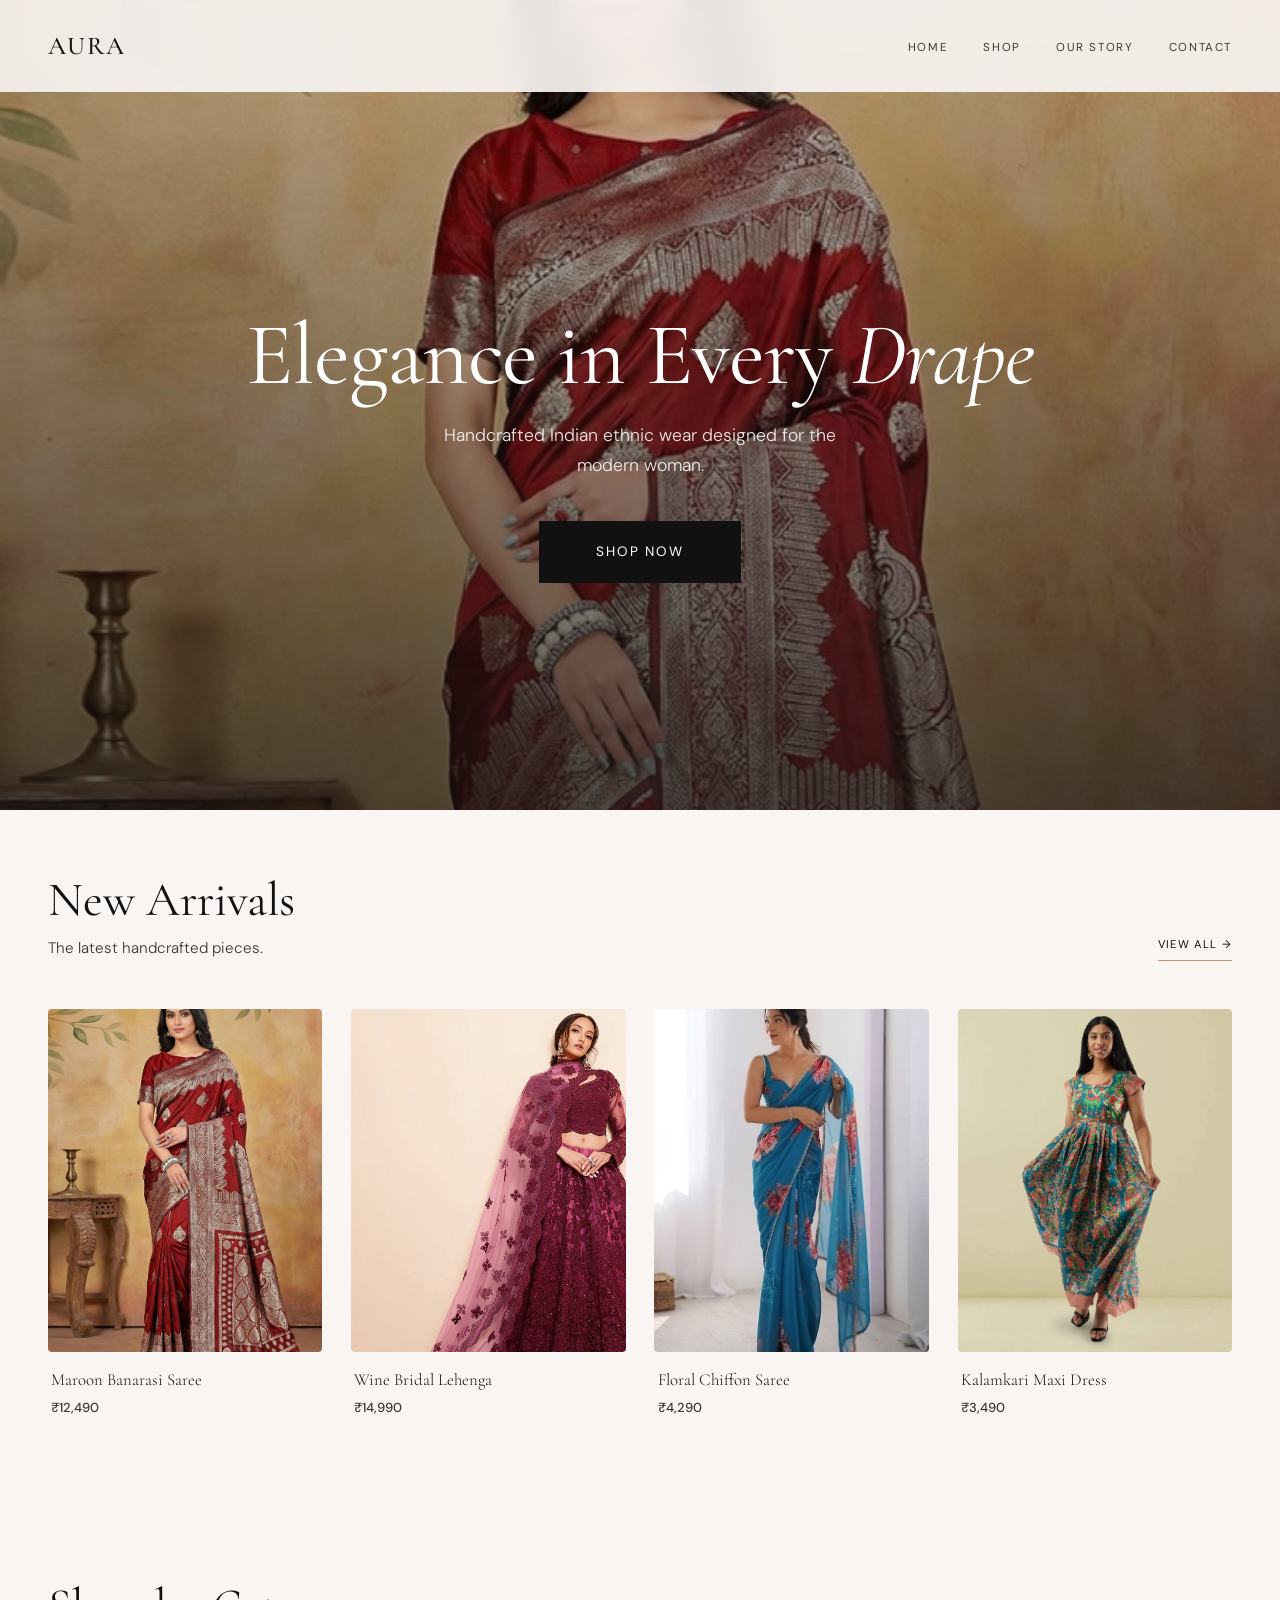
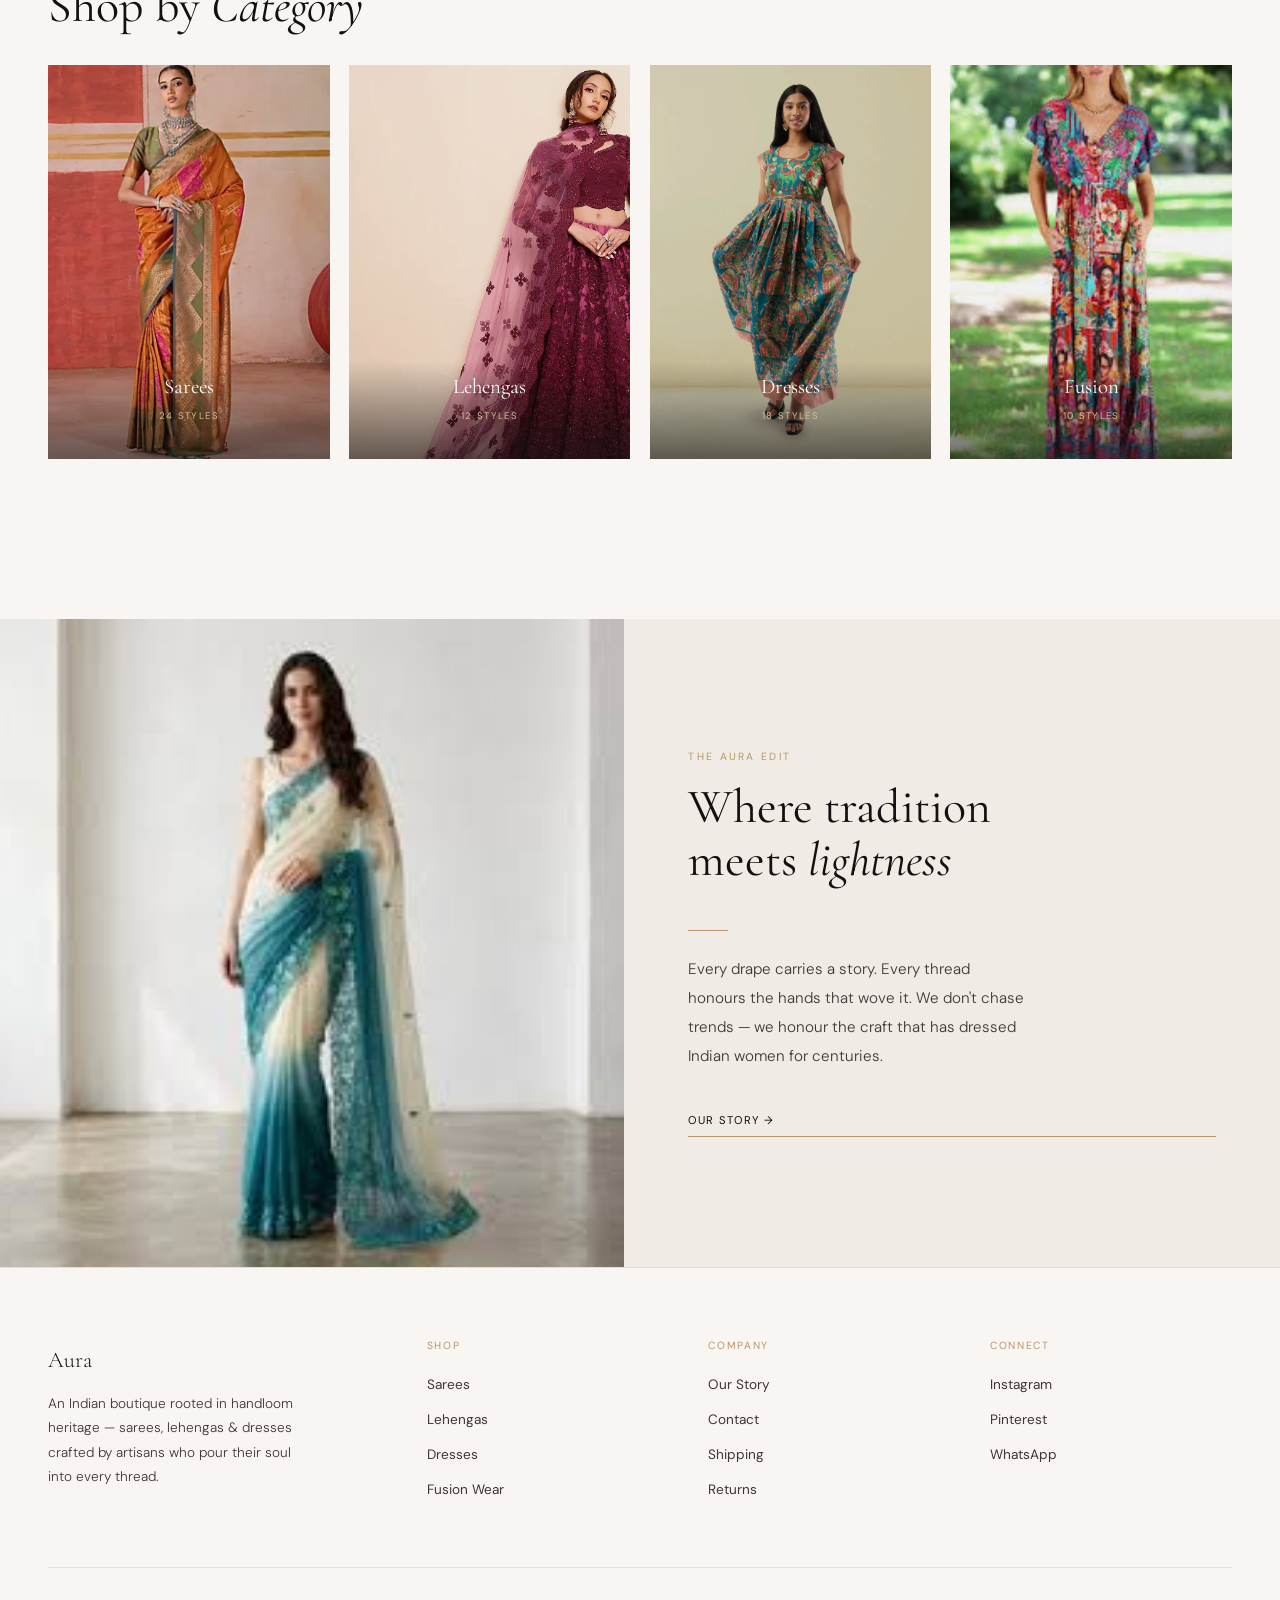
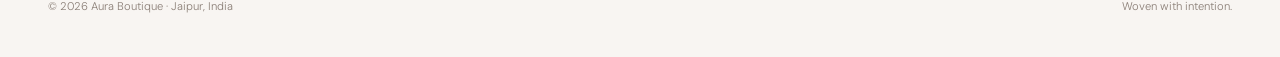
<file: index.html>
<!DOCTYPE html>
<html lang="en">
<head>
  <meta charset="UTF-8">
  <meta name="viewport" content="width=device-width, initial-scale=1.0">
  <title>AURA — Grace in Every Drape</title>
  <meta name="description" content="Aura Boutique — Premium Indian ethnic wear. Handcrafted sarees, lehengas, and dresses designed with soul.">
  <link rel="stylesheet" href="style.css">
</head>
<body>

  <nav class="nav" id="navbar">
    <div class="wrap nav-inner">
      <a href="index.html" class="nav-brand">Aura</a>
      <ul class="nav-links" id="navLinks">
        <li><a href="index.html">Home</a></li>
        <li><a href="products.html">Shop</a></li>
        <li><a href="about.html">Our Story</a></li>
        <li><a href="contact.html">Contact</a></li>
      </ul>
      <div class="burger" id="burger"><span></span><span></span><span></span></div>
    </div>
  </nav>

  <!-- Hero -->
  <section class="hero">
    <div class="hero-img">
      <img src="assets/maroon-saree.jpg" alt="Woman in elegant maroon silk saree with silver embroidery">
      <div class="hero-overlay"></div>
    </div>
    <div class="wrap hero-content">
      <div class="hero-text rv">
        <h1>Elegance in Every <em class="si">Drape</em></h1>
        <p>Handcrafted Indian ethnic wear designed for the modern woman.</p>
        <a href="products.html" class="btn">Shop Now</a>
      </div>
    </div>
  </section>

  <!-- New Arrivals -->
  <section class="sec" style="padding-top: 4rem;">
    <div class="wrap">
      <div class="arr-head rv">
        <div><h2 style="margin-bottom:0.5rem;">New Arrivals</h2><p style="margin:0;">The latest handcrafted pieces.</p></div>
        <a href="products.html" class="btn-line">View All →</a>
      </div>
      <div class="prod-row">
        <a href="product-detail.html" class="prod-card rv">
          <div class="prod-thumb"><img loading="lazy" src="assets/maroon-saree.jpg" alt="Maroon Banarasi Saree"><span class="prod-qv">Quick View</span></div>
          <p class="prod-name">Maroon Banarasi Saree</p><p class="prod-price">₹12,490</p>
        </a>
        <a href="product-detail.html" class="prod-card rv rv-d1">
          <div class="prod-thumb"><img loading="lazy" src="assets/wine-lehenga.png" alt="Wine Bridal Lehenga"><span class="prod-qv">Quick View</span></div>
          <p class="prod-name">Wine Bridal Lehenga</p><p class="prod-price">₹14,990</p>
        </a>
        <a href="product-detail.html" class="prod-card rv rv-d2">
          <div class="prod-thumb"><img loading="lazy" src="assets/floral-blue-saree.png" alt="Floral Blue Saree"><span class="prod-qv">Quick View</span></div>
          <p class="prod-name">Floral Chiffon Saree</p><p class="prod-price">₹4,290</p>
        </a>
        <a href="product-detail.html" class="prod-card rv rv-d3">
          <div class="prod-thumb"><img loading="lazy" src="assets/kalamkari-dress.png" alt="Kalamkari Maxi Dress"><span class="prod-qv">Quick View</span></div>
          <p class="prod-name">Kalamkari Maxi Dress</p><p class="prod-price">₹3,490</p>
        </a>
      </div>
    </div>
  </section>

  <!-- Shop by Category -->
  <section class="sec" style="padding-top: 2rem;">
    <div class="wrap">
      <h2 class="rv" style="margin-bottom: 2rem;">Shop by <em class="si">Category</em></h2>
      <div class="cat-grid">
        <a href="products.html" class="cat-card rv">
          <img loading="lazy" src="assets/orange-pink-saree.png" alt="Sarees">
          <div class="cat-info"><h3>Sarees</h3><span>24 Styles</span></div>
        </a>
        <a href="products.html" class="cat-card rv rv-d1">
          <img loading="lazy" src="assets/wine-lehenga.png" alt="Lehengas">
          <div class="cat-info"><h3>Lehengas</h3><span>12 Styles</span></div>
        </a>
        <a href="products.html" class="cat-card rv rv-d2">
          <img loading="lazy" src="assets/kalamkari-dress.png" alt="Ethnic Dresses">
          <div class="cat-info"><h3>Dresses</h3><span>18 Styles</span></div>
        </a>
        <a href="products.html" class="cat-card rv rv-d3">
          <img loading="lazy" src="assets/boho-maxi-dress.png" alt="Fusion Wear">
          <div class="cat-info"><h3>Fusion</h3><span>10 Styles</span></div>
        </a>
      </div>
    </div>
  </section>

  <!-- Editorial -->
  <section class="editorial" style="margin-top: 2rem;">
    <div class="ed-img rv">
      <img loading="lazy" src="assets/white-blue-saree.png" alt="Editorial Indian fashion — white and blue saree">
    </div>
    <div class="ed-text rv rv-d1">
      <span class="label">The Aura Edit</span>
      <h2>Where tradition meets <em class="si">lightness</em></h2>
      <div class="gold-line"></div>
      <p>Every drape carries a story. Every thread honours the hands that wove it. We don't chase trends — we honour the craft that has dressed Indian women for centuries.</p>
      <a href="about.html" class="btn-line">Our Story →</a>
    </div>
  </section>

  <!-- Footer -->
  <footer class="foot">
    <div class="wrap">
      <div class="foot-grid">
        <div><p class="foot-brand">Aura</p><p class="foot-desc">An Indian boutique rooted in handloom heritage — sarees, lehengas & dresses crafted by artisans who pour their soul into every thread.</p></div>
        <div><h4>Shop</h4><ul><li><a href="products.html">Sarees</a></li><li><a href="products.html">Lehengas</a></li><li><a href="products.html">Dresses</a></li><li><a href="products.html">Fusion Wear</a></li></ul></div>
        <div><h4>Company</h4><ul><li><a href="about.html">Our Story</a></li><li><a href="contact.html">Contact</a></li><li><a href="#">Shipping</a></li><li><a href="#">Returns</a></li></ul></div>
        <div><h4>Connect</h4><ul><li><a href="#">Instagram</a></li><li><a href="#">Pinterest</a></li><li><a href="#">WhatsApp</a></li></ul></div>
      </div>
      <div class="foot-bot"><p>&copy; 2026 Aura Boutique · Jaipur, India</p><p>Woven with intention.</p></div>
    </div>
  </footer>
  <script src="script.js"></script>
</body>
</html>
</file>
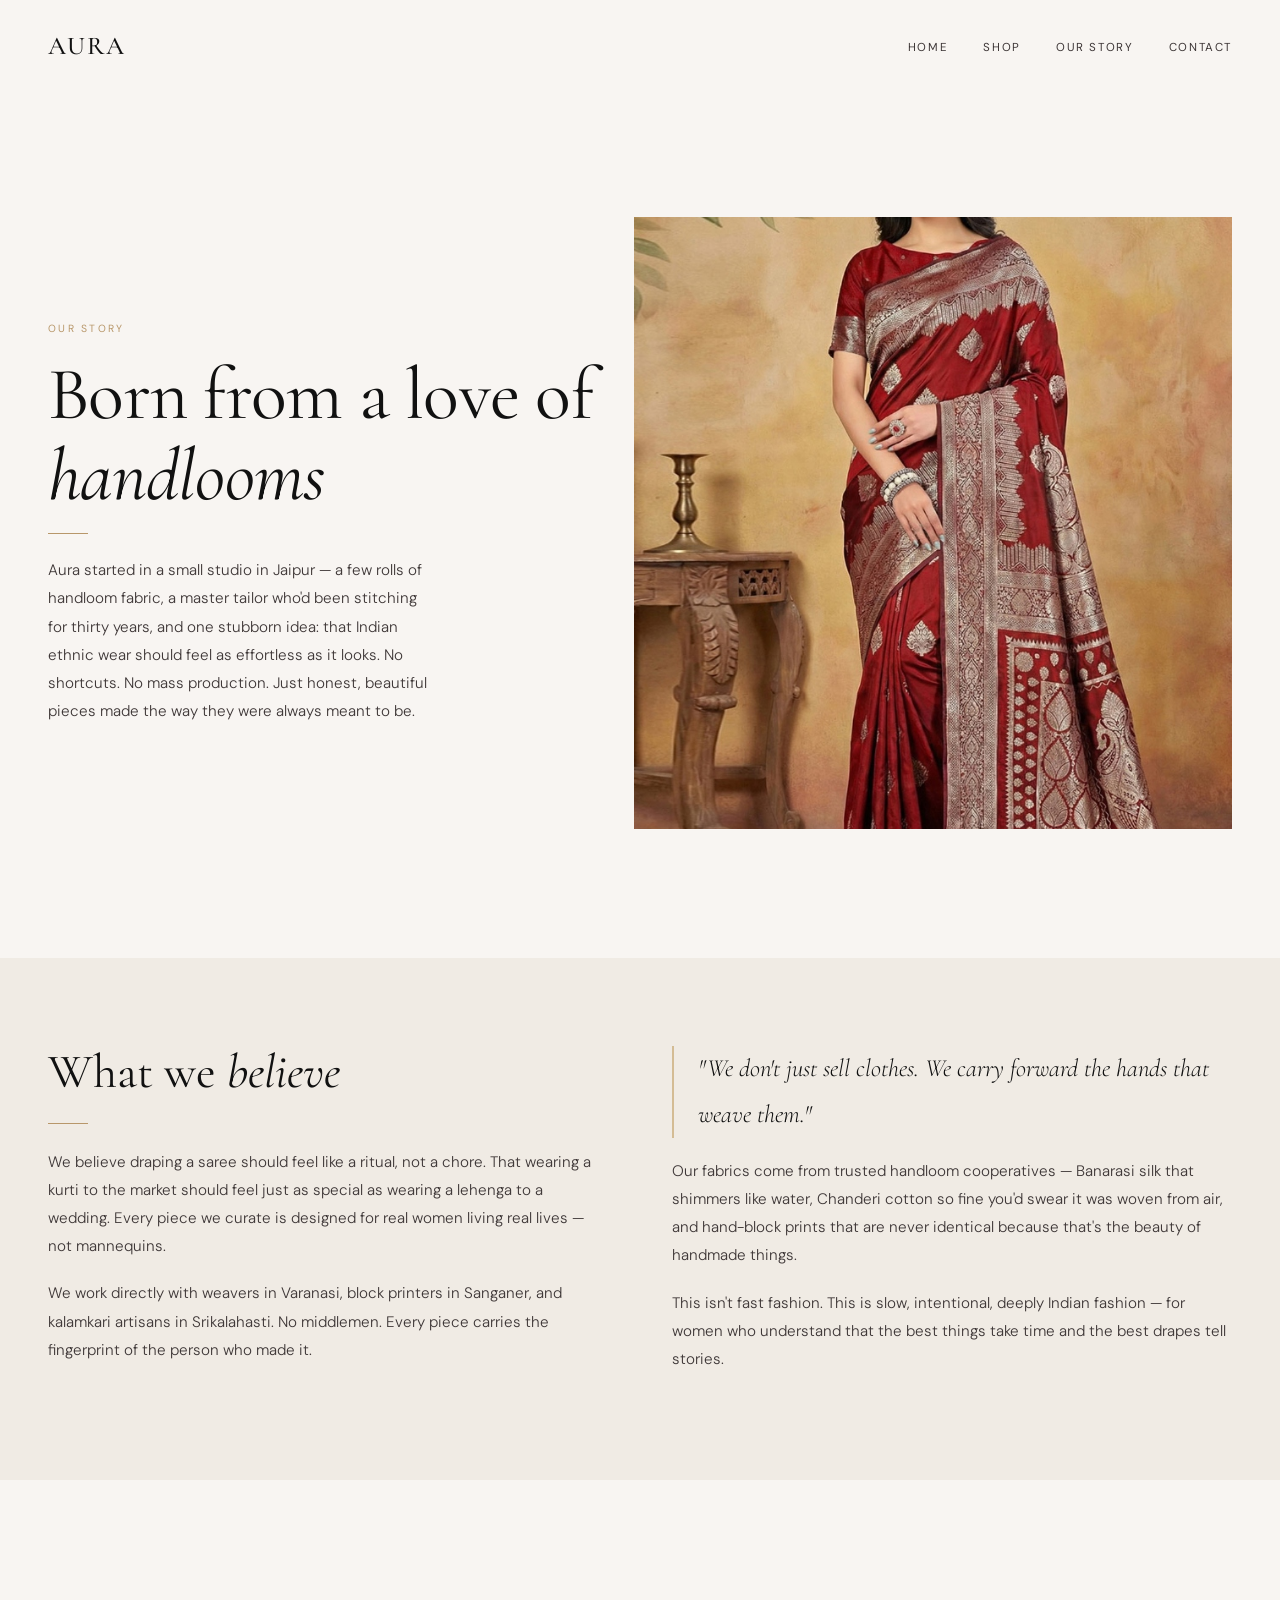
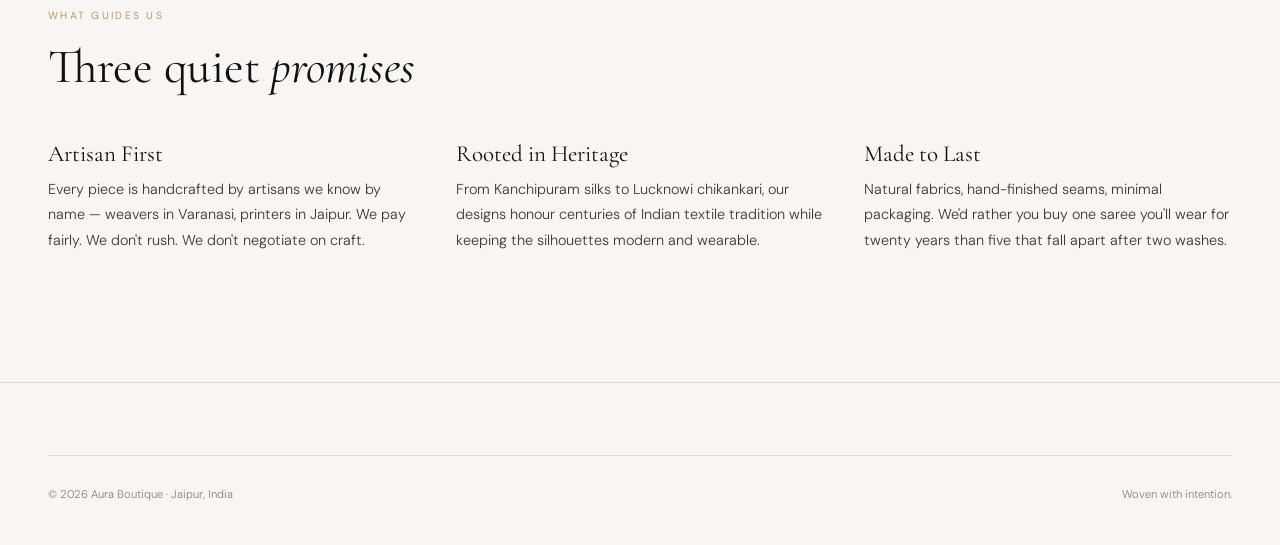
<file: about.html>
<!DOCTYPE html>
<html lang="en">
<head>
  <meta charset="UTF-8">
  <meta name="viewport" content="width=device-width, initial-scale=1.0">
  <title>Our Story — AURA Boutique</title>
  <meta name="description" content="The story behind Aura — born from a love of Indian handlooms, heritage weaves, and the women who wear them.">
  <link rel="stylesheet" href="style.css">
</head>
<body>
  <nav class="nav" id="navbar"><div class="wrap nav-inner"><a href="index.html" class="nav-brand">Aura</a><ul class="nav-links" id="navLinks"><li><a href="index.html">Home</a></li><li><a href="products.html">Shop</a></li><li><a href="about.html">Our Story</a></li><li><a href="contact.html">Contact</a></li></ul><div class="burger" id="burger"><span></span><span></span><span></span></div></div></nav>

  <section class="sec"><div class="wrap"><div class="ab-hero">
    <div class="ab-hero-t rv">
      <span class="label">Our Story</span>
      <h1>Born from a love of <em class="si">handlooms</em></h1>
      <div class="gold-line"></div>
      <p>Aura started in a small studio in Jaipur — a few rolls of handloom fabric, a master tailor who'd been stitching for thirty years, and one stubborn idea: that Indian ethnic wear should feel as effortless as it looks. No shortcuts. No mass production. Just honest, beautiful pieces made the way they were always meant to be.</p>
    </div>
    <div class="ab-hero-i rv rv-d1">
      <img src="assets/maroon-saree.jpg" alt="Aura boutique — handcrafted sarees">
    </div>
  </div></div></section>

  <section class="sec" style="background:var(--cream);padding:5.5rem 0;"><div class="wrap"><div class="ab-story">
    <div class="rv">
      <h2>What we <em class="si">believe</em></h2>
      <div class="gold-line"></div>
      <p>We believe draping a saree should feel like a ritual, not a chore. That wearing a kurti to the market should feel just as special as wearing a lehenga to a wedding. Every piece we curate is designed for real women living real lives — not mannequins.</p>
      <p>We work directly with weavers in Varanasi, block printers in Sanganer, and kalamkari artisans in Srikalahasti. No middlemen. Every piece carries the fingerprint of the person who made it.</p>
    </div>
    <div class="rv rv-d1">
      <p class="ab-quote">"We don't just sell clothes. We carry forward the hands that weave them."</p>
      <p>Our fabrics come from trusted handloom cooperatives — Banarasi silk that shimmers like water, Chanderi cotton so fine you'd swear it was woven from air, and hand-block prints that are never identical because that's the beauty of handmade things.</p>
      <p>This isn't fast fashion. This is slow, intentional, deeply Indian fashion — for women who understand that the best things take time and the best drapes tell stories.</p>
    </div>
  </div></div></section>

  <section class="sec"><div class="wrap">
    <span class="label rv">What Guides Us</span>
    <h2 class="rv" style="margin-bottom:3rem;max-width:380px;">Three quiet <em class="si">promises</em></h2>
    <div class="vals">
      <div class="val rv"><h3>Artisan First</h3><p>Every piece is handcrafted by artisans we know by name — weavers in Varanasi, printers in Jaipur. We pay fairly. We don't rush. We don't negotiate on craft.</p></div>
      <div class="val rv rv-d1"><h3>Rooted in Heritage</h3><p>From Kanchipuram silks to Lucknowi chikankari, our designs honour centuries of Indian textile tradition while keeping the silhouettes modern and wearable.</p></div>
      <div class="val rv rv-d2"><h3>Made to Last</h3><p>Natural fabrics, hand-finished seams, minimal packaging. We'd rather you buy one saree you'll wear for twenty years than five that fall apart after two washes.</p></div>
    </div>
  </div></section>

  <footer class="foot"><div class="wrap"><div class="foot-bot"><p>&copy; 2026 Aura Boutique · Jaipur, India</p><p>Woven with intention.</p></div></div></footer>
  <script src="script.js"></script>
</body>
</html>
</file>
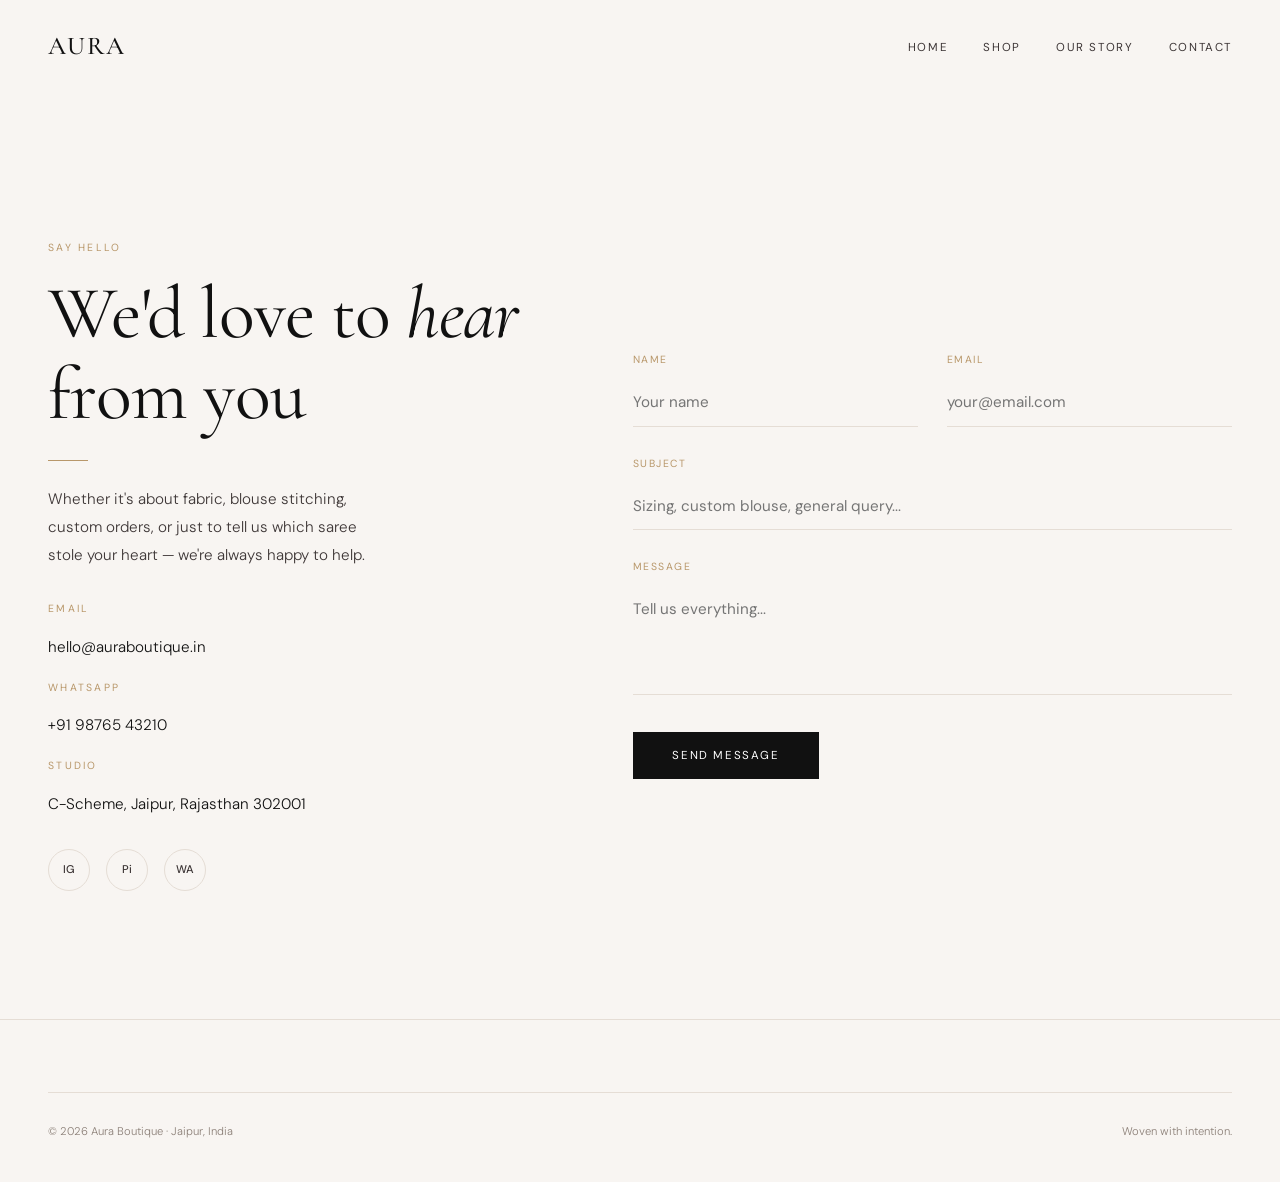
<file: contact.html>
<!DOCTYPE html>
<html lang="en">
<head>
  <meta charset="UTF-8">
  <meta name="viewport" content="width=device-width, initial-scale=1.0">
  <title>Contact — AURA Boutique</title>
  <meta name="description" content="Reach out to Aura Boutique — questions about sarees, sizing, custom orders, or just to say namaste.">
  <link rel="stylesheet" href="style.css">
</head>
<body>
  <nav class="nav" id="navbar"><div class="wrap nav-inner"><a href="index.html" class="nav-brand">Aura</a><ul class="nav-links" id="navLinks"><li><a href="index.html">Home</a></li><li><a href="products.html">Shop</a></li><li><a href="about.html">Our Story</a></li><li><a href="contact.html">Contact</a></li></ul><div class="burger" id="burger"><span></span><span></span><span></span></div></div></nav>

  <section class="sec"><div class="wrap"><div class="ct-lay">
    <div class="ct-info rv">
      <span class="label">Say Hello</span>
      <h1>We'd love to <em class="si">hear</em> from you</h1>
      <div class="gold-line"></div>
      <p>Whether it's about fabric, blouse stitching, custom orders, or just to tell us which saree stole your heart — we're always happy to help.</p>
      <div style="margin-top:2rem;"><span class="label">Email</span><p style="color:var(--text);margin-top:0.2rem;">hello@auraboutique.in</p></div>
      <div style="margin-top:1.2rem;"><span class="label">WhatsApp</span><p style="color:var(--text);margin-top:0.2rem;">+91 98765 43210</p></div>
      <div style="margin-top:1.2rem;"><span class="label">Studio</span><p style="color:var(--text);margin-top:0.2rem;">C-Scheme, Jaipur, Rajasthan 302001</p></div>
      <div class="ct-soc"><a href="#" title="Instagram">IG</a><a href="#" title="Pinterest">Pi</a><a href="#" title="WhatsApp">WA</a></div>
    </div>
    <form class="ct-form rv rv-d1" id="ctForm">
      <div class="f-row">
        <div class="f-grp"><label for="cN">Name</label><input type="text" id="cN" placeholder="Your name" required></div>
        <div class="f-grp"><label for="cE">Email</label><input type="email" id="cE" placeholder="your@email.com" required></div>
      </div>
      <div class="f-grp"><label for="cS">Subject</label><input type="text" id="cS" placeholder="Sizing, custom blouse, general query..."></div>
      <div class="f-grp"><label for="cM">Message</label><textarea id="cM" placeholder="Tell us everything..." required></textarea></div>
      <button type="submit" class="btn" style="align-self:flex-start;">Send Message</button>
    </form>
  </div></div></section>

  <footer class="foot"><div class="wrap"><div class="foot-bot"><p>&copy; 2026 Aura Boutique · Jaipur, India</p><p>Woven with intention.</p></div></div></footer>
  <script src="script.js"></script>
</body>
</html>
</file>
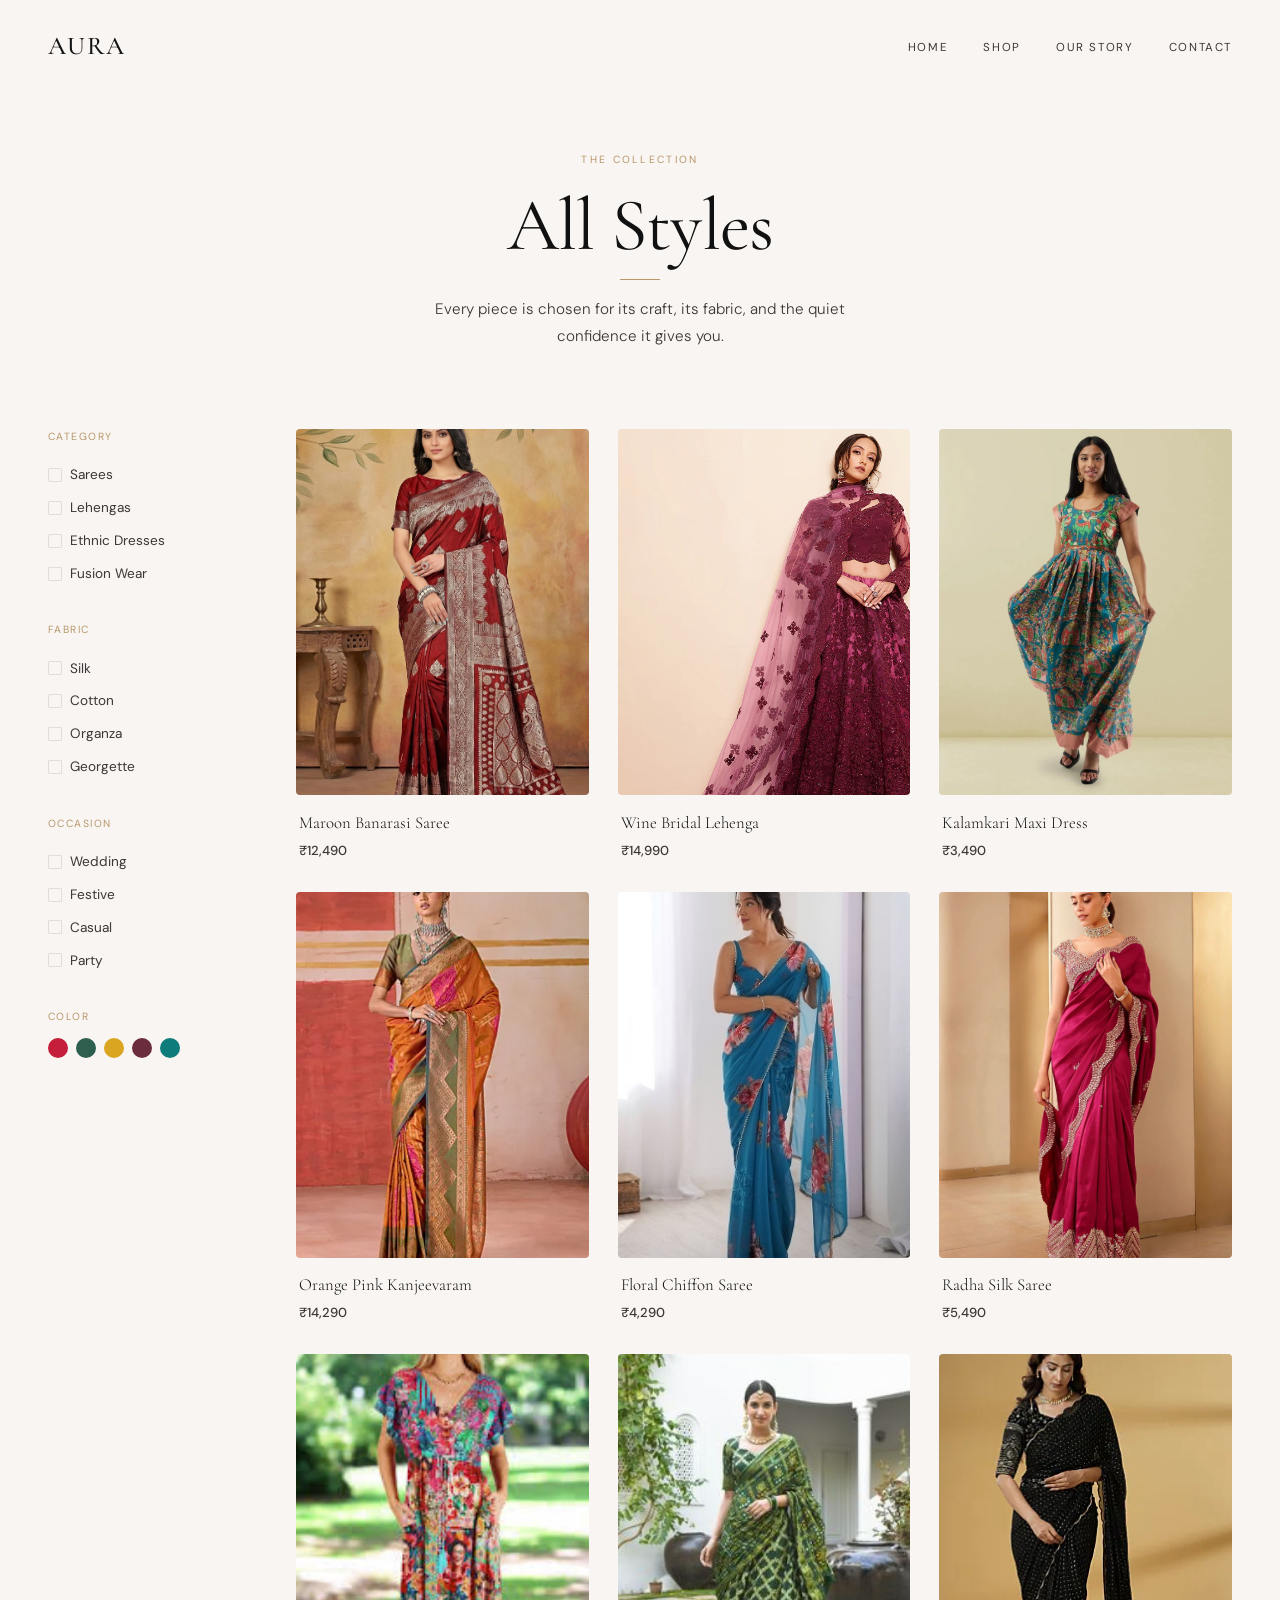
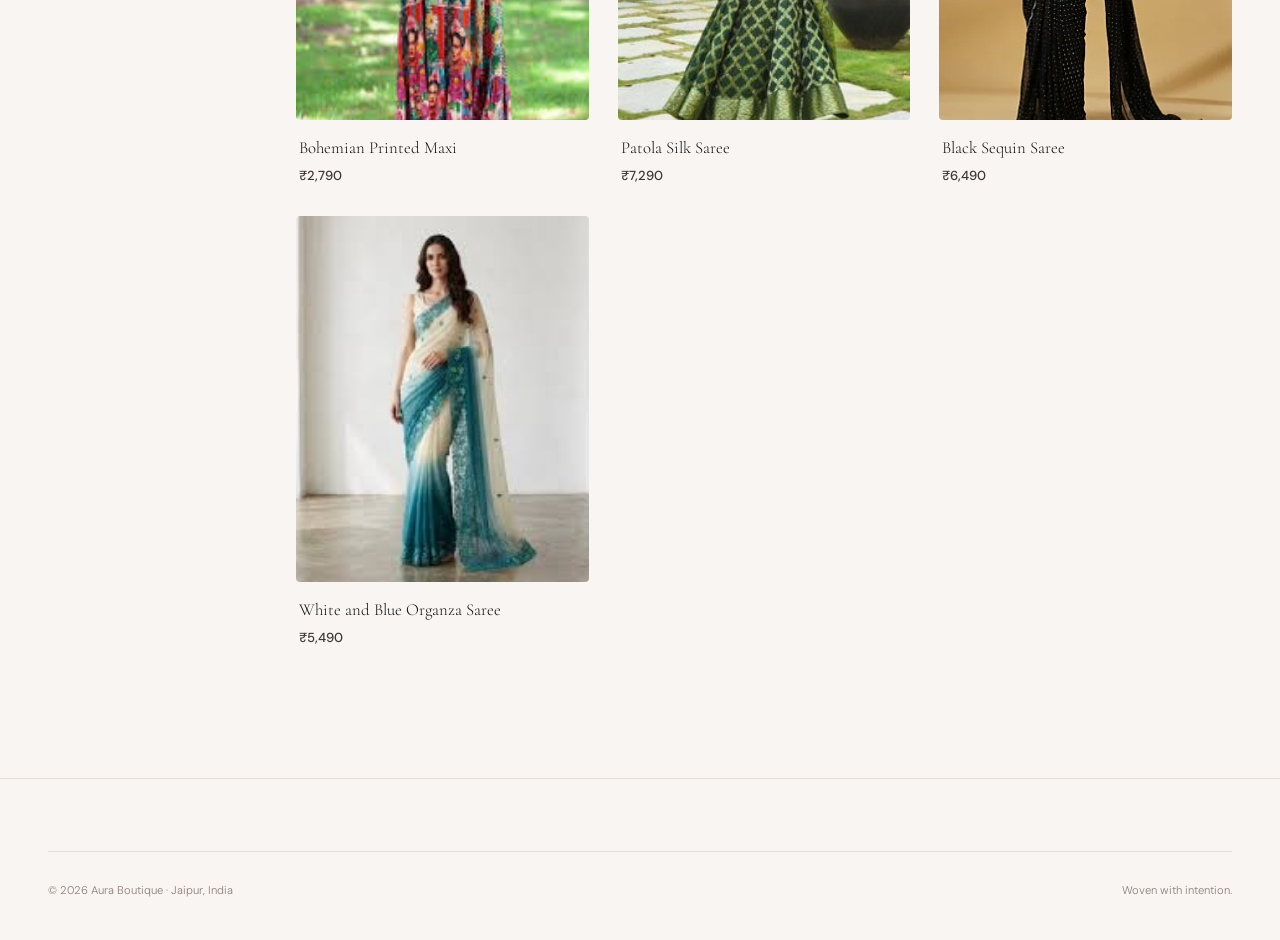
<file: products.html>
<!DOCTYPE html>
<html lang="en">
<head>
  <meta charset="UTF-8">
  <meta name="viewport" content="width=device-width, initial-scale=1.0">
  <title>Shop Indian Ethnic Wear — AURA Boutique</title>
  <meta name="description" content="Sarees, lehengas, dresses & more — handcrafted Indian ethnic wear.">
  <link rel="stylesheet" href="style.css">
</head>
<body>
  <nav class="nav" id="navbar"><div class="wrap nav-inner"><a href="index.html" class="nav-brand">Aura</a><ul class="nav-links" id="navLinks"><li><a href="index.html">Home</a></li><li><a href="products.html">Shop</a></li><li><a href="about.html">Our Story</a></li><li><a href="contact.html">Contact</a></li></ul><div class="burger" id="burger"><span></span><span></span><span></span></div></div></nav>

  <div class="pg-head"><span class="label">The Collection</span><h1>All Styles</h1><div class="gold-line" style="margin:0.8rem auto 1rem;"></div><p style="max-width:420px;margin:0 auto;">Every piece is chosen for its craft, its fabric, and the quiet confidence it gives you.</p></div>

  <section class="sec" style="padding-top:1.5rem;"><div class="wrap"><div class="shop-lay">
    <aside class="filters rv">
      <div class="fg"><h5>Category</h5><label><input type="checkbox"> Sarees</label><label><input type="checkbox"> Lehengas</label><label><input type="checkbox"> Ethnic Dresses</label><label><input type="checkbox"> Fusion Wear</label></div>
      <div class="fg"><h5>Fabric</h5><label><input type="checkbox"> Silk</label><label><input type="checkbox"> Cotton</label><label><input type="checkbox"> Organza</label><label><input type="checkbox"> Georgette</label></div>
      <div class="fg"><h5>Occasion</h5><label><input type="checkbox"> Wedding</label><label><input type="checkbox"> Festive</label><label><input type="checkbox"> Casual</label><label><input type="checkbox"> Party</label></div>
      <div class="fg"><h5>Color</h5><div class="clr-dots"><span class="clr-dot" style="background:#C41E3A"></span><span class="clr-dot" style="background:#2E5E4E"></span><span class="clr-dot" style="background:#DAA520"></span><span class="clr-dot" style="background:#6B2D3E"></span><span class="clr-dot" style="background:#0E7C7B"></span></div></div>
    </aside>
    <div class="prod-grid">
      <a href="product-detail.html" class="prod-card rv"><div class="prod-thumb"><img src="assets/maroon-saree.jpg" alt="Maroon Banarasi Saree"><span class="prod-qv">Quick View</span></div><p class="prod-name">Maroon Banarasi Saree</p><p class="prod-price">₹12,490</p></a>
      <a href="product-detail.html" class="prod-card rv rv-d1"><div class="prod-thumb"><img src="assets/wine-lehenga.png" alt="Wine Bridal Lehenga"><span class="prod-qv">Quick View</span></div><p class="prod-name">Wine Bridal Lehenga</p><p class="prod-price">₹14,990</p></a>
      <a href="product-detail.html" class="prod-card rv rv-d2"><div class="prod-thumb"><img src="assets/kalamkari-dress.png" alt="Kalamkari Maxi Dress"><span class="prod-qv">Quick View</span></div><p class="prod-name">Kalamkari Maxi Dress</p><p class="prod-price">₹3,490</p></a>
      <a href="product-detail.html" class="prod-card rv"><div class="prod-thumb"><img src="assets/orange-pink-saree.png" alt="Orange Pink Kanjeevaram"><span class="prod-qv">Quick View</span></div><p class="prod-name">Orange Pink Kanjeevaram</p><p class="prod-price">₹14,290</p></a>
      <a href="product-detail.html" class="prod-card rv rv-d1"><div class="prod-thumb"><img src="assets/floral-blue-saree.png" alt="Floral Chiffon Saree"><span class="prod-qv">Quick View</span></div><p class="prod-name">Floral Chiffon Saree</p><p class="prod-price">₹4,290</p></a>
      <a href="product-detail.html" class="prod-card rv rv-d2"><div class="prod-thumb"><img src="assets/pink-saree.png" alt="Radha Silk Saree"><span class="prod-qv">Quick View</span></div><p class="prod-name">Radha Silk Saree</p><p class="prod-price">₹5,490</p></a>
      <a href="product-detail.html" class="prod-card rv"><div class="prod-thumb"><img src="assets/boho-maxi-dress.png" alt="Bohemian Printed Maxi"><span class="prod-qv">Quick View</span></div><p class="prod-name">Bohemian Printed Maxi</p><p class="prod-price">₹2,790</p></a>
      <a href="product-detail.html" class="prod-card rv rv-d1"><div class="prod-thumb"><img src="assets/green-saree.png" alt="Patola Silk Saree"><span class="prod-qv">Quick View</span></div><p class="prod-name">Patola Silk Saree</p><p class="prod-price">₹7,290</p></a>
      <a href="product-detail.html" class="prod-card rv rv-d2"><div class="prod-thumb"><img src="assets/black-saree.png" alt="Black Sequin Saree"><span class="prod-qv">Quick View</span></div><p class="prod-name">Black Sequin Saree</p><p class="prod-price">₹6,490</p></a>
      <a href="product-detail.html" class="prod-card rv"><div class="prod-thumb"><img src="assets/white-blue-saree.png" alt="White and Blue Organza Saree"><span class="prod-qv">Quick View</span></div><p class="prod-name">White and Blue Organza Saree</p><p class="prod-price">₹5,490</p></a>
    </div>
  </div></div></section>

  <footer class="foot"><div class="wrap"><div class="foot-bot"><p>&copy; 2026 Aura Boutique · Jaipur, India</p><p>Woven with intention.</p></div></div></footer>
  <script src="script.js"></script>
</body>
</html>
</file>
<file: style.css>
@import url('https://fonts.googleapis.com/css2?family=Cormorant+Garamond:ital,wght@0,300;0,400;0,500;0,600;1,400;1,500&family=DM+Sans:ital,wght@0,300;0,400;0,500;1,300&display=swap');

:root {
  --bg: #F8F5F2;
  --white: #FFFFFF;
  --text: #111111;
  --text-2: #3D3636;
  --muted: #8A7E76;
  --gold: #B8976A;
  --gold-light: #D4BC94;
  --maroon: #6B2D3E;
  --border: #E5DDD5;
  --cream: #F0EBE4;
  --blush: #EDE0D4;
  --black: #111111;
  --serif: 'Cormorant Garamond', Georgia, serif;
  --sans: 'DM Sans', -apple-system, sans-serif;
  --ease: cubic-bezier(0.16, 1, 0.3, 1);
}

*,
*::before,
*::after {
  margin: 0;
  padding: 0;
  box-sizing: border-box;
}

html {
  scroll-behavior: smooth;
}

body {
  font-family: var(--sans);
  background: var(--bg);
  color: var(--text);
  line-height: 1.6;
  overflow-x: hidden;
  -webkit-font-smoothing: antialiased;
}

img {
  display: block;
  max-width: 100%;
}

a {
  color: inherit;
  text-decoration: none;
}

ul {
  list-style: none;
}

button {
  font-family: inherit;
  cursor: pointer;
  border: none;
  background: none;
}

/* ═══ TYPE ═══ */
h1,
h2,
h3,
h4 {
  font-family: var(--serif);
  font-weight: 400;
  line-height: 1.1;
  color: var(--text);
}

h1 {
  font-size: clamp(2.8rem, 5.8vw, 5rem);
  letter-spacing: -0.01em;
}

h2 {
  font-size: clamp(1.9rem, 3.8vw, 3rem);
}

h3 {
  font-size: clamp(1.2rem, 1.8vw, 1.5rem);
}

p {
  color: var(--text-2);
  font-weight: 300;
  font-size: 0.95rem;
  line-height: 1.75;
}

.label {
  font-family: var(--sans);
  font-size: 0.65rem;
  text-transform: uppercase;
  letter-spacing: 0.22em;
  color: var(--gold);
  display: block;
  margin-bottom: 1rem;
}

.si {
  font-family: var(--serif);
  font-style: italic;
}

/* Gold divider */
.gold-line {
  width: 40px;
  height: 1px;
  background: var(--gold);
  margin: 1.5rem 0;
}

/* ═══ LAYOUT ═══ */
.wrap {
  max-width: 1320px;
  margin: 0 auto;
  padding: 0 clamp(1rem, 4vw, 3rem);
  width: 100%;
}

.sec {
  padding: clamp(5rem, 10vw, 8.5rem) 0;
}

/* ═══ NAV ═══ */
.nav {
  position: fixed;
  top: 0;
  width: 100%;
  z-index: 999;
  padding: 1.6rem 0;
  background: rgba(248, 245, 242, 0.92);
  backdrop-filter: blur(18px);
  transition: padding 0.4s var(--ease), box-shadow 0.4s var(--ease);
}

.nav.scrolled {
  padding: 0.85rem 0;
  box-shadow: 0 1px 0 rgba(0, 0, 0, 0.04);
}

.nav-inner {
  display: flex;
  justify-content: space-between;
  align-items: center;
}

.nav-brand {
  font-family: var(--serif);
  font-size: 1.6rem;
  font-weight: 500;
  letter-spacing: 0.08em;
  text-transform: uppercase;
  color: var(--text);
}

.nav-links {
  display: flex;
  gap: 2.2rem;
  align-items: center;
}

.nav-links a {
  font-size: 0.72rem;
  text-transform: uppercase;
  letter-spacing: 0.14em;
  color: var(--text-2);
  position: relative;
  padding: 0.2rem 0;
  transition: color 0.3s;
}

.nav-links a::after {
  content: '';
  position: absolute;
  bottom: -3px;
  left: 0;
  width: 0;
  height: 1px;
  background: var(--gold);
  transition: width 0.35s var(--ease);
}

.nav-links a:hover {
  color: var(--text);
}

.nav-links a:hover::after {
  width: 100%;
}

.burger {
  display: none;
  flex-direction: column;
  gap: 5px;
  cursor: pointer;
  z-index: 1001;
}

.burger span {
  width: 22px;
  height: 1.5px;
  background: var(--text);
  transition: 0.3s;
  display: block;
}

/* ═══ BUTTONS ═══ */
.btn {
  display: inline-flex;
  align-items: center;
  justify-content: center;
  gap: 0.5rem;
  padding: 0.95rem 2.4rem;
  font-size: 0.72rem;
  text-transform: uppercase;
  letter-spacing: 0.14em;
  font-family: var(--sans);
  font-weight: 400;
  background: var(--black);
  color: var(--white);
  border: 1px solid var(--black);
  transition: all 0.45s var(--ease);
  cursor: pointer;
}

.btn:hover {
  background: var(--maroon);
  border-color: var(--maroon);
}

.btn-outline {
  background: transparent;
  color: var(--text);
  border: 1px solid var(--border);
}

.btn-outline:hover {
  background: var(--black);
  color: var(--white);
  border-color: var(--black);
}

.btn-line {
  background: none;
  border: none;
  border-bottom: 1px solid var(--gold);
  padding: 0.4rem 0;
  font-size: 0.7rem;
  text-transform: uppercase;
  letter-spacing: 0.12em;
  color: var(--text);
  transition: opacity 0.3s;
}

.btn-line:hover {
  opacity: 0.6;
}

/* ═══ HERO ═══ */
.hero {
  position: relative;
  display: flex;
  align-items: center;
  justify-content: center;
  min-height: 90vh;
  overflow: hidden;
  text-align: center;
}

.hero-img {
  position: absolute;
  inset: 0;
  width: 100%;
  height: 100%;
  z-index: 1;
}

.hero-img img {
  width: 100%;
  height: 100%;
  object-fit: cover;
  object-position: center 20%;
  filter: contrast(1.05);
}

.hero-overlay {
  position: absolute;
  inset: 0;
  background: linear-gradient(to top, rgba(17, 17, 17, 0.7), rgba(17, 17, 17, 0.15));
  z-index: 2;
}

.hero-content {
  position: relative;
  z-index: 3;
  width: 100%;
  display: flex;
  flex-direction: column;
  align-items: center;
  padding: 0 16px;
  color: var(--white);
  padding-top: 5rem;
}

.hero-text h1 {
  color: var(--white);
  margin-bottom: 1rem;
  font-size: clamp(3rem, 8vw, 5.5rem);
  line-height: 1.1;
}

.hero-text p {
  color: rgba(255, 255, 255, 0.9);
  font-size: 1.1rem;
  max-width: 420px;
  margin: 0 auto 2.5rem;
}

.hero-text .btn {
  background: var(--black);
  color: var(--white);
  border: 1px solid var(--black);
  padding: 1.2rem 3.5rem;
  font-size: 0.85rem;
  transition: all 0.3s;
}

.hero-text .btn:hover {
  background: var(--white);
  color: var(--black);
}

.scroll-cue {
  position: absolute;
  bottom: 2.5rem;
  left: 3rem;
  display: flex;
  align-items: center;
  gap: 0.8rem;
  color: var(--muted);
  font-size: 0.58rem;
  text-transform: uppercase;
  letter-spacing: 0.15em;
}

.scroll-line {
  width: 35px;
  height: 1px;
  background: var(--gold-light);
  animation: pulse-w 2.5s ease-in-out infinite;
}

@keyframes pulse-w {

  0%,
  100% {
    opacity: 0.3;
  }

  50% {
    opacity: 1;
  }
}

/* ═══ TICKER ═══ */
.ticker {
  overflow: hidden;
  padding: 2rem 0;
  border-top: 1px solid var(--border);
  border-bottom: 1px solid var(--border);
}

.ticker-track {
  display: flex;
  gap: 2rem;
  animation: ticker 40s linear infinite;
  width: max-content;
}

.ticker-track span {
  font-family: var(--serif);
  font-size: 1.05rem;
  white-space: nowrap;
  color: var(--muted);
  font-style: italic;
}

.ticker-track .dot {
  color: var(--gold-light);
  font-style: normal;
}

@keyframes ticker {
  to {
    transform: translateX(-50%);
  }
}

/* ═══ CATEGORIES ═══ */
.cat-grid {
  display: grid;
  grid-template-columns: repeat(4, 1fr);
  gap: 1.2rem;
}

.cat-card {
  position: relative;
  overflow: hidden;
  cursor: pointer;
  text-align: center;
}

.cat-card img {
  width: 100%;
  aspect-ratio: 3/4.2;
  object-fit: cover;
  transition: transform 1s var(--ease);
  filter: brightness(0.95);
}

.cat-card:hover img {
  transform: scale(1.04);
}

.cat-info {
  position: absolute;
  bottom: 0;
  left: 0;
  right: 0;
  padding: 2rem 1.5rem;
  background: linear-gradient(to top, rgba(17, 17, 17, 0.6), transparent 85%);
}

.cat-info h3 {
  color: #fff;
  font-size: 1.3rem;
  margin-bottom: 0.15rem;
}

.cat-info span {
  font-size: 0.6rem;
  text-transform: uppercase;
  letter-spacing: 0.14em;
  color: var(--gold-light);
}

/* ═══ COLLECTIONS (asymmetric) ═══ */
.coll-grid {
  display: grid;
  grid-template-columns: 1.15fr 0.85fr;
  gap: 1.2rem;
}

.coll-grid .right {
  display: grid;
  grid-template-rows: 1fr 1fr;
  gap: 1.2rem;
}

.coll-card {
  position: relative;
  overflow: hidden;
  cursor: pointer;
}

.coll-card img {
  width: 100%;
  height: 100%;
  object-fit: cover;
  min-height: 260px;
  transition: transform 1s var(--ease);
}

.coll-card:hover img {
  transform: scale(1.03);
}

.coll-label {
  position: absolute;
  bottom: 0;
  left: 0;
  right: 0;
  padding: 2.2rem 1.8rem;
  background: linear-gradient(to top, rgba(17, 17, 17, 0.55), transparent 90%);
}

.coll-label span {
  font-size: 0.6rem;
  text-transform: uppercase;
  letter-spacing: 0.12em;
  color: var(--gold-light);
}

.coll-label h3 {
  color: #fff;
  margin-top: 0.15rem;
}

/* ═══ EDITORIAL ═══ */
.editorial {
  display: grid;
  grid-template-columns: 1fr 1.05fr;
  min-height: 72vh;
}

.ed-img {
  overflow: hidden;
}

.ed-img img {
  width: 100%;
  height: 100%;
  object-fit: cover;
}

.ed-text {
  display: flex;
  flex-direction: column;
  justify-content: center;
  padding: clamp(2.5rem, 5vw, 5.5rem);
  background: var(--cream);
}

.ed-text h2 {
  margin-bottom: 1.2rem;
  max-width: 360px;
}

.ed-text p {
  margin-bottom: 2.2rem;
  max-width: 340px;
  line-height: 1.9;
}

/* ═══ PRODUCTS ═══ */
.arr-head {
  display: flex;
  justify-content: space-between;
  align-items: flex-end;
  margin-bottom: 3rem;
}

.arr-head h2 {
  margin: 0;
}

.prod-row {
  display: grid;
  grid-template-columns: repeat(4, 1fr);
  gap: 1.8rem;
}

.prod-card {
  cursor: pointer;
  text-decoration: none;
  display: block;
}

.prod-thumb {
  position: relative;
  overflow: hidden;
  margin-bottom: 0.8rem;
  background: var(--cream);
  aspect-ratio: 4/5;
  border-radius: 4px;
}

.prod-thumb img {
  width: 100%;
  height: 100%;
  object-fit: cover;
  transition: transform 0.7s var(--ease);
  display: block;
}

.prod-card:hover .prod-thumb img {
  transform: scale(1.03) translateY(-2px);
}

.prod-card:hover .prod-thumb {
  box-shadow: 0 12px 35px rgba(17, 17, 17, 0.07);
}

.prod-qv {
  position: absolute;
  bottom: 0.8rem;
  left: 50%;
  transform: translateX(-50%) translateY(15px);
  opacity: 0;
  transition: all 0.4s var(--ease);
  background: var(--black);
  color: var(--white);
  padding: 0.55rem 1.5rem;
  font-size: 0.62rem;
  text-transform: uppercase;
  letter-spacing: 0.12em;
  white-space: nowrap;
}

.prod-card:hover .prod-qv {
  opacity: 1;
  transform: translateX(-50%) translateY(0);
}

.prod-name {
  font-family: var(--serif);
  font-size: 1.05rem;
  color: var(--text);
  margin-bottom: 0.15rem;
  white-space: nowrap;
  overflow: hidden;
  text-overflow: ellipsis;
  padding: 0 0.2rem;
}

.prod-price {
  font-size: 0.82rem;
  color: var(--text-2);
  font-weight: 500;
  padding: 0 0.2rem;
}

/* ═══ SHOP PAGE ═══ */
.pg-head {
  padding: 9.5rem 0 3.5rem;
  text-align: center;
}

.pg-head h1 {
  margin-bottom: 0.5rem;
}

.shop-lay {
  display: grid;
  grid-template-columns: 200px 1fr;
  gap: 3rem;
}

.filters h4 {
  font-size: 0.78rem;
  margin-bottom: 1rem;
  text-transform: uppercase;
  letter-spacing: 0.1em;
  font-family: var(--sans);
  font-weight: 500;
  color: var(--text);
}

.fg {
  margin-bottom: 2rem;
}

.fg h5 {
  font-size: 0.65rem;
  text-transform: uppercase;
  letter-spacing: 0.14em;
  color: var(--gold);
  margin-bottom: 0.8rem;
  font-family: var(--sans);
  font-weight: 400;
}

.fg label {
  display: flex;
  align-items: center;
  gap: 0.5rem;
  padding: 0.35rem 0;
  font-size: 0.85rem;
  color: var(--text-2);
  cursor: pointer;
}

.fg label:hover {
  color: var(--text);
}

.fg input[type="checkbox"] {
  appearance: none;
  width: 14px;
  height: 14px;
  border: 1px solid var(--border);
  border-radius: 1px;
  cursor: pointer;
  transition: 0.2s;
}

.fg input[type="checkbox"]:checked {
  background: var(--maroon);
  border-color: var(--maroon);
}

.clr-dots {
  display: flex;
  gap: 0.5rem;
  flex-wrap: wrap;
}

.clr-dot {
  width: 20px;
  height: 20px;
  border-radius: 50%;
  cursor: pointer;
  border: 2px solid transparent;
  transition: 0.3s;
}

.clr-dot:hover,
.clr-dot.on {
  border-color: var(--gold);
}

.prod-grid {
  display: grid;
  grid-template-columns: repeat(3, 1fr);
  gap: 1.8rem;
}

/* ═══ DETAIL ═══ */
.det-lay {
  display: grid;
  grid-template-columns: 1.3fr 1fr;
  gap: clamp(2.5rem, 4.5vw, 4.5rem);
  padding-top: 7rem;
}

.det-gal {
  display: grid;
  grid-template-columns: 1fr 1fr;
  gap: 0.6rem;
}

.det-gal img {
  width: 100%;
  aspect-ratio: 3/4;
  object-fit: cover;
  cursor: zoom-in;
  transition: opacity 0.3s;
}

.det-gal img:hover {
  opacity: 0.92;
}

.det-gal img:first-child {
  grid-column: span 2;
  aspect-ratio: 3/3.4;
}

.det-info {
  padding-top: 1.5rem;
  position: sticky;
  top: 7rem;
  align-self: start;
}

.det-info h1 {
  font-size: clamp(1.9rem, 2.8vw, 2.5rem);
  margin-bottom: 0.5rem;
}

.det-info .price {
  font-size: 1.15rem;
  color: var(--maroon);
  margin-bottom: 1.5rem;
  font-weight: 400;
  font-family: var(--sans);
}

.det-info .desc {
  margin-bottom: 2rem;
  line-height: 1.85;
}

.sizes {
  display: flex;
  gap: 0.5rem;
  margin-bottom: 1.8rem;
}

.sz {
  width: 42px;
  height: 42px;
  display: flex;
  align-items: center;
  justify-content: center;
  border: 1px solid var(--border);
  font-size: 0.75rem;
  color: var(--text-2);
  transition: 0.3s;
}

.sz:hover,
.sz.on {
  border-color: var(--maroon);
  background: var(--maroon);
  color: var(--white);
}

.detail-meta {
  margin-top: 2.5rem;
  padding-top: 1.8rem;
  border-top: 1px solid var(--border);
}

.detail-meta-row {
  display: flex;
  gap: 0.8rem;
  margin-bottom: 0.6rem;
  align-items: baseline;
}

.detail-meta-row .meta-label { font-size: 0.65rem; text-transform: uppercase; letter-spacing: 0.12em; color: var(--gold); min-width: 80px; }
.detail-meta-row .meta-val { font-size: 0.88rem; color: var(--text-2); font-weight: 300; }

.mobile-sticky-cart { display: none; }

/* ═══ ABOUT ═══ */
.ab-hero {
  display: grid;
  grid-template-columns: 1fr 1.08fr;
  gap: 2rem;
  min-height: 78vh;
  align-items: center;
  padding-top: 5.5rem;
}

.ab-hero-t h1 {
  margin-bottom: 1rem;
}

.ab-hero-t .gold-line {
  margin: 1rem 0 1.4rem;
}

.ab-hero-t p {
  max-width: 380px;
  line-height: 1.85;
}

.ab-hero-i {
  height: 68vh;
  overflow: hidden;
}

.ab-hero-i img {
  width: 100%;
  height: 100%;
  object-fit: cover;
}

.ab-story {
  display: grid;
  grid-template-columns: 1fr 1fr;
  gap: clamp(2.5rem, 5vw, 5rem);
  align-items: start;
}

.ab-story h2 {
  margin-bottom: 1.2rem;
}

.ab-story p {
  margin-bottom: 1.2rem;
  line-height: 1.85;
}

.ab-quote {
  font-family: var(--serif);
  font-style: italic;
  font-size: 1.55rem;
  color: var(--text);
  line-height: 1.45;
  margin-bottom: 1.5rem;
  border-left: 2px solid var(--gold-light);
  padding-left: 1.5rem;
}

.vals {
  display: grid;
  grid-template-columns: repeat(3, 1fr);
  gap: 2.5rem;
}

.val h3 {
  margin-bottom: 0.6rem;
}

.val p {
  font-size: 0.9rem;
  line-height: 1.8;
}

/* ═══ CONTACT ═══ */
.ct-lay {
  display: grid;
  grid-template-columns: 1fr 1.15fr;
  gap: clamp(2.5rem, 5vw, 5rem);
  padding-top: 7rem;
  min-height: 72vh;
  align-items: center;
}

.ct-info h1 {
  margin-bottom: 1rem;
}

.ct-info>p {
  margin-bottom: 2rem;
  max-width: 340px;
  line-height: 1.85;
}

.ct-soc {
  display: flex;
  gap: 1rem;
  margin-top: 2rem;
}

.ct-soc a {
  width: 42px;
  height: 42px;
  border-radius: 50%;
  border: 1px solid var(--border);
  display: flex;
  align-items: center;
  justify-content: center;
  font-size: 0.7rem;
  font-weight: 500;
  color: var(--text-2);
  transition: all 0.35s var(--ease);
}

.ct-soc a:hover {
  background: var(--maroon);
  color: var(--white);
  border-color: var(--maroon);
  transform: translateY(-2px);
}

.ct-form {
  display: flex;
  flex-direction: column;
}

.f-row {
  display: grid;
  grid-template-columns: 1fr 1fr;
  gap: 1.8rem;
}

.f-grp {
  margin-bottom: 1.8rem;
}

.f-grp label {
  display: block;
  font-size: 0.65rem;
  text-transform: uppercase;
  letter-spacing: 0.14em;
  color: var(--gold);
  margin-bottom: 0.6rem;
}

.f-grp input,
.f-grp textarea {
  width: 100%;
  padding: 0.85rem 0;
  border: none;
  border-bottom: 1px solid var(--border);
  background: transparent;
  font-family: var(--sans);
  font-size: 0.95rem;
  color: var(--text);
  outline: none;
  transition: border-color 0.3s;
  border-radius: 0;
}

.f-grp input:focus,
.f-grp textarea:focus {
  border-bottom-color: var(--gold);
}

.f-grp textarea {
  resize: none;
  height: 110px;
}

/* ═══ FOOTER ═══ */
.foot {
  padding: 4.5rem 0 2.5rem;
  border-top: 1px solid var(--border);
}

.foot-grid {
  display: grid;
  grid-template-columns: 1.4fr 1fr 1fr 1fr;
  gap: 2.5rem;
  margin-bottom: 3.5rem;
}

.foot-brand {
  font-family: var(--serif);
  font-size: 1.4rem;
  margin-bottom: 0.8rem;
  color: var(--text);
}

.foot-desc {
  font-size: 0.85rem;
  line-height: 1.8;
  max-width: 260px;
}

.foot h4 {
  font-family: var(--sans);
  font-size: 0.65rem;
  text-transform: uppercase;
  letter-spacing: 0.16em;
  color: var(--gold);
  margin-bottom: 1.2rem;
  font-weight: 400;
}

.foot ul li {
  margin-bottom: 0.6rem;
}

.foot ul a {
  font-size: 0.85rem;
  color: var(--text-2);
  transition: color 0.3s;
}

.foot ul a:hover {
  color: var(--text);
}

.foot-bot {
  display: flex;
  justify-content: space-between;
  align-items: center;
  padding-top: 1.8rem;
  border-top: 1px solid var(--border);
}

.foot-bot p {
  font-size: 0.7rem;
  color: var(--muted);
}

/* ═══ REVEAL ═══ */
.rv {
  opacity: 0;
  transform: translateY(28px);
  transition: all 0.85s var(--ease);
}

.rv.vis {
  opacity: 1;
  transform: translateY(0);
}

.rv-d1 {
  transition-delay: 0.12s;
}

.rv-d2 {
  transition-delay: 0.22s;
}

.rv-d3 {
  transition-delay: 0.32s;
}

/* ═══ LIGHTBOX ═══ */
.lb {
  position: fixed;
  inset: 0;
  background: rgba(248, 245, 242, 0.96);
  backdrop-filter: blur(20px);
  z-index: 9999;
  display: none;
  align-items: center;
  justify-content: center;
  opacity: 0;
  transition: opacity 0.35s;
}

.lb.open {
  display: flex;
  opacity: 1;
}

.lb img {
  max-width: 82vw;
  max-height: 82vh;
  object-fit: contain;
}

.lb-x {
  position: absolute;
  top: 1.8rem;
  right: 1.8rem;
  font-size: 1.3rem;
  cursor: pointer;
  color: var(--text);
  width: 40px;
  height: 40px;
  display: flex;
  align-items: center;
  justify-content: center;
}

/* ═══ RESPONSIVE ═══ */
@media (max-width: 1024px) {
  .hero-grid {
    grid-template-columns: 1fr;
  }

  .hero-img {
    height: 55vh;
    margin-right: 0;
    margin-top: 2rem;
  }

  .hero-text {
    padding-bottom: 0;
  }

  .cat-grid {
    grid-template-columns: 1fr 1fr;
  }

  .coll-grid {
    grid-template-columns: 1fr;
  }

  .coll-grid .right {
    grid-template-columns: 1fr 1fr;
  }

  .editorial {
    grid-template-columns: 1fr;
  }

  .ed-img {
    height: 50vh;
  }

  .prod-row {
    grid-template-columns: repeat(2, 1fr);
  }

  .shop-lay {
    grid-template-columns: 1fr;
  }

  .det-lay {
    grid-template-columns: 1fr;
  }

  .ab-hero {
    grid-template-columns: 1fr;
  }

  .ab-hero-i {
    height: 45vh;
  }

  .ab-story {
    grid-template-columns: 1fr;
  }

  .ct-lay {
    grid-template-columns: 1fr;
  }

  .foot-grid {
    grid-template-columns: 1fr 1fr;
  }

  .vals {
    grid-template-columns: 1fr;
    gap: 1.8rem;
  }
}

@media (max-width: 768px) {
  /* Typography */
  h1 { font-size: 26px; }
  h2 { font-size: 22px; }
  p { font-size: 15px; line-height: 1.5; }

  /* Global Spacing */
  .wrap { padding: 0 16px; width: 100%; }
  .sec { padding: 32px 0; }

  /* Navigation */
  .nav { padding: 1rem 0; }
  .nav-brand { font-size: 1.4rem; }
  .nav-links {
    position: fixed; top: 0; right: -100%; width: 75vw; height: 100vh;
    background: var(--bg); flex-direction: column; padding: 6rem 2rem;
    gap: 2rem; transition: right 0.4s var(--ease); box-shadow: -10px 0 40px rgba(0, 0, 0, 0.08);
  }
  .nav-links.open { right: 0; }
  .nav-links a { font-size: 0.9rem; letter-spacing: 0.2em; }
  .burger { display: flex; padding: 10px; margin-right: -10px; }

  /* Hero */
  .hero { min-height: 85vh; padding: 0; }
  .hero-content { padding-top: 4rem; }
  .hero-text h1 { font-size: 2.8rem; margin-bottom: 0.8rem; }
  .hero-text p { font-size: 1rem; margin-bottom: 2rem; }
  .hero-text .btn { width: 100%; max-width: 300px; padding: 1.1rem; margin: 0 auto; }

  /* Horizontal Scrolling Categories */
  .cat-grid {
    display: flex; overflow-x: auto; scroll-snap-type: x mandatory;
    gap: 12px; margin: 0 -16px; padding: 0 16px 16px; scrollbar-width: none;
  }
  .cat-grid::-webkit-scrollbar { display: none; }
  .cat-card { flex: 0 0 65%; scroll-snap-align: start; }
  .cat-card img { aspect-ratio: 4/5; border-radius: 4px; }
  .cat-info { padding: 1.5rem 1rem; }

  /* Single Column Sections */
  .coll-grid, .coll-grid .right { grid-template-columns: 1fr; gap: 16px; }
  .coll-card img { min-height: 320px; border-radius: 4px; }
  
  /* Product Grids (2 columns) */
  .prod-row, .prod-grid { grid-template-columns: repeat(2, 1fr); gap: 24px 12px; }
  .prod-thumb { border-radius: 4px; margin-bottom: 10px; }
  .prod-name { font-size: 14px; margin-bottom: 4px; }
  .prod-price { font-size: 14px; }

  /* Buttons & Touch */
  .btn, .btn-outline { min-height: 48px; width: 100%; padding: 0; display: flex; justify-content: center; align-items: center; font-size: 12px; letter-spacing: 0.15em; border-radius: 2px; }

  /* Product Details */
  .det-lay { grid-template-columns: 1fr; gap: 24px; padding-top: 5rem; }
  .det-gal { grid-template-columns: 1fr; gap: 12px; }
  .det-gal img { border-radius: 4px; aspect-ratio: 4/5; }
  .det-gal img:first-child { grid-column: auto; aspect-ratio: 4/5; }
  .det-info { padding-top: 0; padding-bottom: 80px; }
  .det-info h1 { font-size: 26px; }
  .det-info .price { font-size: 18px; }
  
  /* Sticky Mobile Add To Cart */
  .mobile-sticky-cart {
    position: fixed; bottom: 0; left: 0; right: 0; background: var(--bg);
    padding: 12px 16px; box-shadow: 0 -4px 20px rgba(0,0,0,0.06); z-index: 99;
    display: flex; gap: 12px;
  }
  .mobile-sticky-cart .btn { margin-bottom: 0; flex: 1; }
  
  /* Hide desktop buttons if sticky is active */
  .det-info > .btn, .det-info > .btn-outline { display: none; }

  /* Editorial / About */
  .editorial, .ab-hero, .ab-story, .ct-lay { grid-template-columns: 1fr; gap: 32px; }
  .ed-img { height: 50vh; margin: 0 -16px; }
  .ed-img img { border-radius: 0; }
  .ed-text { padding: 32px 16px; }
  .ab-hero-i { height: 45vh; margin: 0 -16px; }
  .ab-hero-i img { border-radius: 0; }

  /* Contact & Footer */
  .f-row { grid-template-columns: 1fr; gap: 16px; }
  .ct-soc { margin-top: 32px; }
  .foot-grid { grid-template-columns: 1fr; gap: 32px; }
  .foot { padding: 40px 0 24px; }
  .foot-bot { flex-direction: column; gap: 16px; align-items: flex-start; padding-top: 24px; }
}
</file>
